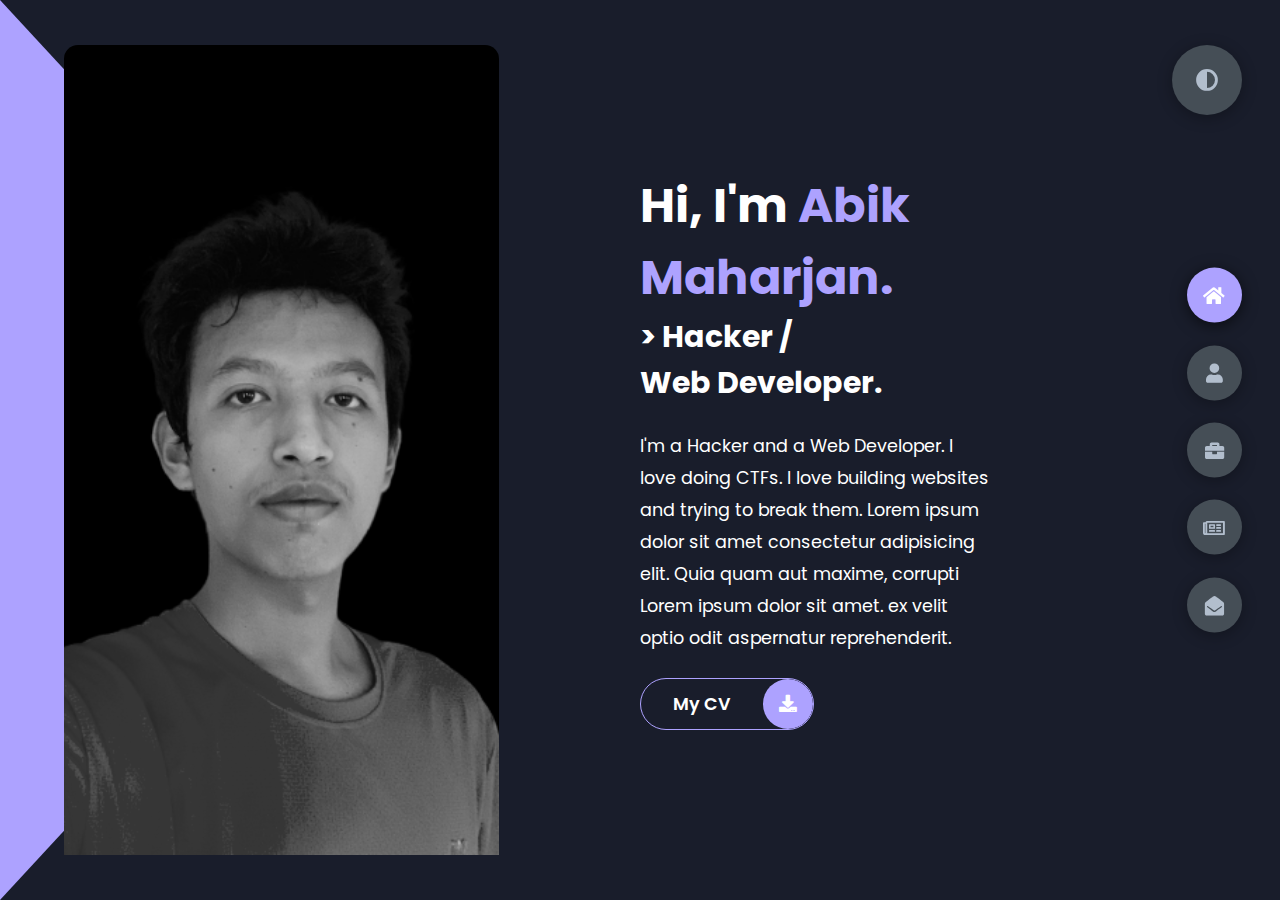
<file: portfolio_1/index.html>
<!DOCTYPE html>
<html lang="en">
<head>
    <meta charset="UTF-8">
    <meta http-equiv="X-UA-Compatible" content="IE=edge">
    <meta name="viewport" content="width=device-width, initial-scale=1.0">
    <title>Abik</title>
    <link rel="stylesheet" href="assets/styles/styles.css">
    <link rel="preconnect" href="https://fonts.googleapis.com">
    <link rel="preconnect" href="https://fonts.gstatic.com" crossorigin>
    <link rel="stylesheet" href="https://cdnjs.cloudflare.com/ajax/libs/font-awesome/5.15.4/css/all.min.css" integrity="sha512-1ycn6IcaQQ40/MKBW2W4Rhis/DbILU74C1vSrLJxCq57o941Ym01SwNsOMqvEBFlcgUa6xLiPY/NS5R+E6ztJQ==" crossorigin="anonymous" referrerpolicy="no-referrer" />
    <link href="https://fonts.googleapis.com/css2?family=Poppins:wght@400;500;600;700;800&display=swap" rel="stylesheet">
    <link rel="icon" type="image/x-icon" href="/assets/img/favicon.ico">
</head>
<body class="main-content">
    <header class="container header active" id="home">
        <div class="header-content">
            <div class="left-header">
                <div class="h-shape"></div>
                <div class="image">
                    <img src="assets/img/me.png" alt="">
                </div>
            </div>
            <div class="right-header">
                <h1 class="name">
                    Hi, I'm <span>Abik Maharjan.</span><br>
                    <div class="small-h1-font">> Hacker / Web&nbsp;Developer.</div>
                </h1>
                <p>
                    I'm a Hacker and a Web Developer. I love doing CTFs. I love building websites and trying to break them.
                    Lorem ipsum dolor sit amet consectetur adipisicing elit. Quia quam aut maxime, 
                    corrupti Lorem ipsum dolor sit amet. ex velit optio odit aspernatur reprehenderit.
                </p>
                <div class="btn-con">
                    <a href="CV.pdf" class="main-btn">
                        <span class="btn-text">My CV</span>
                        <span class="btn-icon"><i class="fas fa-download"></i></span>
                    </a>
                </div>
            </div>
        </div>
    </header>
    <main>
        <section class="container about" id="about">
            <div class="main-title">
                <h2>About <span>me</span></h2>
            </div>
            <div class="about-container">
                <div class="left-about">
                    <h4>Information About me</h4>
                    <p>
                        With more than 15 projects completed, I have confidence in my 
                        ability to create a product as needed by the customer. I have more than 
                        2 years of experience which makes me able to handle obstacles seamlessly.
                         <br /> <br /> La musica
                        delectus dolore fugiat exercitationem a, 
                        ipsum quidem quo enim natus accusamus labore dolores nam. Unde.
                        Lorem ipsum dolor sit amet consectetur, adipisicing elit. 
                        Harum non necessitatibus deleniti eum soluta.
                    </p>
                    <div class="btn-con">
                        <a href="CV.pdf" class="main-btn">
                            <span class="btn-text">My CV</span>
                            <span class="btn-icon"><i class="fas fa-download"></i></span>
                        </a>
                    </div>
                </div>
                <div class="right-about">
                    <div class="about-item">
                        <div class="abt-text">
                            <p class="large-text">15+</p>
                            <p class="small-text">Projects <br /> Completed</p>
                        </div>
                    </div>
                    <div class="about-item">
                        <div class="abt-text">
                            <p class="large-text">2+</p>
                            <p class="small-text">Years of <br /> experience</p>
                        </div>
                    </div>
                </div>
            </div>
            <div class="about-stats">
                <h4 class="stat-title">My Skills</h4>
                <div class="progress-bars">
                    <div class="progress-bar">
                        <p class="prog-title">html5</p>
                        <div class="progress-con">
                            <p class="prog-text">80%</p>
                            <div class="progress">
                                <span class="html"></span>
                            </div>
                        </div>
                    </div>
                    <div class="progress-bar">
                        <p class="prog-title">css3</p>
                        <div class="progress-con">
                            <p class="prog-text">95%</p>
                            <div class="progress">
                                <span class="css"></span>
                            </div>
                        </div>
                    </div>
                    <div class="progress-bar">
                        <p class="prog-title">javascript</p>
                        <div class="progress-con">
                            <p class="prog-text">30%</p>
                            <div class="progress">
                                <span class="js"></span>
                            </div>
                        </div>
                    </div>
                    <div class="progress-bar">
                        <p class="prog-title">Golang</p>
                        <div class="progress-con">
                            <p class="prog-text">40%</p>
                            <div class="progress">
                                <span class="golang"></span>
                            </div>
                        </div>
                    </div>
                    <div class="progress-bar">
                        <p class="prog-title">C++</p>
                        <div class="progress-con">
                            <p class="prog-text">50%</p>
                            <div class="progress">
                                <span class="cpp"></span>
                            </div>
                        </div>
                    </div>
                    <div class="progress-bar">
                        <p class="prog-title">Python</p>
                        <div class="progress-con">
                            <p class="prog-text">70%</p>
                            <div class="progress">
                                <span class="python"></span>
                            </div>
                        </div>
                    </div>
                </div>
            </div>
            
        </section>
        <section class="container" id="portfolio">
            <div class="main-title">
                <h2>My <span>Portfolio</span></h2>
            </div>
            <p class="port-text">
                Some of my Project Works.
            </p>
            <div class="portfolios">
                <div class="portfolio-item">
                    <div class="image">
                        <img src="assets/img/coil.jpg" alt="Coil">
                    </div>
                    <div class="hover-items">
                        <h3>Project Source</h3>
                        <div class="icons">
                            <a href="https://github.com/NickName-AM/HTML.CSS" class="icon" target="_blank">
                                <i class="fab fa-github"></i>
                            </a>
                            <a href="https://unsplash.com/photos/7AOw30bGLb0">
                                <i class="source-img">Image</i>
                            </a>
                        </div>
                    </div>
                </div>
                <div class="portfolio-item">
                    <div class="image">
                        <img src="assets/img/abik-peravan.jpg" alt="https://unsplash.com/photos/EeG2dvPX5uo">
                    </div>
                    <div class="hover-items">
                        <h3>Project Source</h3>
                        <div class="icons">
                            <a href="https://github.com/NickName-AM/bloggy" class="icon" target="_blank">
                                <i class="fab fa-github"></i>
                            </a>
                            <a href="https://unsplash.com/photos/EeG2dvPX5uo">
                                <i class="source-img">Image</i>
                            </a>
                        </div>
                    </div>
                </div>
                <div class="portfolio-item">
                    <div class="image">
                        <img src="assets/img/mountain.jpg" alt="https://unsplash.com/photos/3szSK-40AWM">
                    </div>
                    <div class="hover-items">
                        <h3>Project Source</h3>
                        <div class="icons">
                            <a href="https://github.com/NickName-AM/kinbech" class="icon" target="_blank">
                                <i class="fab fa-github"></i>
                            </a>
                            <a href="https://unsplash.com/photos/3szSK-40AWM">
                                <i class="source-img">Image</i>
                            </a>
                        </div>
                    </div>
                </div>
                <div class="portfolio-item">
                    <div class="image">
                        <img src="assets/img/struct.jpg" alt="https://unsplash.com/photos/iYZpQ8pTYYk">
                    </div>
                    <div class="hover-items">
                        <h3>Project Source</h3>
                        <div class="icons">
                            <a href="https://github.com/NickName-AM/misc_tools" class="icon" target="_blank">
                                <i class="fab fa-github"></i>
                            </a>
                            <a href="https://unsplash.com/photos/iYZpQ8pTYYk">
                                <i class="source-img">Image</i>
                            </a>
                        </div>
                    </div>
                </div>
                <div class="portfolio-item">
                    <div class="image">
                        <img src="assets/img/abs_mntn.jpg" alt="https://unsplash.com/photos/fu7pSuUa2PE">
                    </div>
                    <div class="hover-items">
                        <h3>Project Source</h3>
                        <div class="icons">
                            <a href="https://github.com/NickName-AM/GoFiles" class="icon" target="_blank">
                                <i class="fab fa-github"></i>
                            </a>
                            <a href="https://unsplash.com/photos/fu7pSuUa2PE">
                                <i class="source-img">Image</i>
                            </a>
                        </div>
                    </div>
                </div>
                <div class="portfolio-item">
                    <div class="image">
                        <img src="assets/img/struct.jpg" alt="https://unsplash.com/photos/O1a7pN2MKpM">
                    </div>
                    <div class="hover-items">
                        <h3>Project Source</h3>
                        <div class="icons">
                            <a href="https://github.com/NickName-AM/PyFiles" class="icon" target="_blank">
                                <i class="fab fa-github"></i>
                            </a>
                            <a href="https://unsplash.com/photos/O1a7pN2MKpM">
                                <i class="source-img">Image</i>
                            </a>
                        </div>
                    </div>
                </div>
                <div class="portfolio-item">
                    <div class="image">
                        <img src="assets/img/himg.jpg" alt="https://unsplash.com/photos/mLmO3rlgHuQ">
                    </div>
                    <div class="hover-items">
                        <h3>Project Source</h3>
                        <div class="icons">
                            <a href="https://github.com/NickName-AM/hangman" class="icon" target="_blank">
                                <i class="fab fa-github"></i>
                            </a>
                            <a href="https://unsplash.com/photos/mLmO3rlgHuQ">
                                <i class="source-img">Image</i>
                            </a>
                        </div>
                    </div>
                </div>
            </div>
        </section>
        <section class="container" id="blogs">
            <div class="blogs-content">
                <div class="main-title">
                    <h2>My <span>Blogs</span></h2>
                </div>
                <div class="blogs">
                    <div class="blog">
                        <a href="https://systemweakness.com/tryhackme-pickle-rick-6bf2f631a762" target="_blank">
                        <img src="assets/img/blog0.jpg" alt="https://unsplash.com/photos/MYRm4rbDtP8">
                        <div class="blog-text">
                            <h4>
                                Pickle Rick
                            </h4>
                            <p>
                                Lorem ipsum dolor sit amet, consectetur adipisicing elit. 
                                Eos officia ea enim possimus consequatur corrupti?
                            </p>
                        </div>
                        </a>
                    </div>
                    
                
                    <div class="blog">
                        <a href="https://systemweakness.com/tryhackme-brooklyn-nine-nine-37a14edf2d62" target="_blank">
                        <img src="assets/img/blog1.jpg" alt="https://unsplash.com/photos/f5Yza7V7pD0">
                        <div class="blog-text">
                            <h4>
                                Brooklyn Nine Nine
                            </h4>
                            <p>
                                Lorem ipsum dolor sit amet, consectetur adipisicing elit. 
                                Eos officia ea enim possimus consequatur corrupti?
                            </p>
                        </div>
                        </a>
                    </div>
                    <div class="blog">
                        <a href="https://systemweakness.com/tryhackme-corridor-861e55ed403f" target="_blank">
                        <img src="assets/img/blog5.jpg" alt="https://unsplash.com/photos/eP-d0Ja7pcs">
                        <div class="blog-text">
                            <h4>
                                Corridor
                            </h4>
                            <p>
                                Lorem ipsum dolor sit amet, consectetur adipisicing elit. 
                                Eos officia ea enim possimus consequatur corrupti?
                            </p>
                        </div>
                        </a>
                    </div>
                    <div class="blog">
                        <a href="https://systemweakness.com/tryhackme-library-3b5caf15a69c" target="_blank">
                        <img src="assets/img/blog3.jpg" alt="https://unsplash.com/photos/FPgy31ESsug">
                        <div class="blog-text">
                            <h4>
                                Library
                            </h4>
                            <p>
                                Lorem ipsum dolor sit amet, consectetur adipisicing elit. 
                                Eos officia ea enim possimus consequatur corrupti?
                            </p>
                        </div>
                        </a>
                    </div>
                    <div class="blog">
                        <a href="https://systemweakness.com/tryhackme-mindgames-4413e6c90bfe" target="_blank">
                        <img src="assets/img/blog4.jpg" alt="https://unsplash.com/photos/uV5n4TrFs8M">
                        <div class="blog-text">
                            <h4>
                                Mindgames
                            </h4>
                            <p>
                                Lorem ipsum dolor sit amet, consectetur adipisicing elit.
                                 Eos officia ea enim possimus consequatur corrupti?
                            </p>
                        </div>
                        </a>
                    </div>
                    <div class="blog">
                        <a href="https://systemweakness.com/tryhackme-surfer-91304e5a350e" target="_blank">
                        <img src="assets/img/blog2.jpg" alt="https://unsplash.com/photos/V6iOLYttBJo">
                        <div class="blog-text">
                            <h4>
                                Surfer
                            </h4>
                            <p>
                                Lorem ipsum dolor sit amet, consectetur adipisicing elit. 
                                Eos officia ea enim possimus consequatur corrupti?
                            </p>
                        </div>
                        </a>
                    </div>
                </div>
            </div>
        </section>
        <section class="container contact" id="contact">
            <div class="contact-container">
                <div class="main-title">
                    <h2>Contact <span>Me</span></h2>
                </div>
                <div class="contact-content-con">
                    <div class="left-contact">
                        <h4>Contact me here</h4>
                        <p>
                            Lorem ipsum dolor sit amet, consectetur adipisicing elit. 
                            Eos officia ea enim possimus consequatur corrupti?
                        </p>
                        <div class="contact-info">
                            <div class="contact-item">
                                <div class="icon">
                                    <i class="fas fa-map-marker-alt"></i>
                                    <span>Location:</span>
                                </div>
                                <p>
                                    Nepal
                                </p>
                            </div>
                            <div class="contact-item">
                                <div class="icon">
                                    <i class="fas fa-envelope"></i>
                                    <span>Email:</span>
                                </div>
                                <p>
                                     <span id="emailcopy">maharjanebik061@gmail.com</span>
                                </p>
                            </div>
                            <div class="contact-item">
                                <div class="icon">
                                    <i class="fas fa-user-graduate"></i>
                                    <span>Education:</span>
                                </div>
                                <p>
                                    <span>Nagarjuna College of IT</span>
                                </p>
                            </div>
                            <div class="contact-item">
                                <div class="icon">
                                    <i class="fas fa-globe-africa"></i>
                                    <span>Languages:</span>
                                </div>
                                <p>
                                    <span>Newari, Nepali, English</span>
                                </p>
                            </div>
                        </div>
                        <div class="contact-icons">
                            <div class="contact-icon">
                                <a href="https://twitter.com/Ebik_M" target="_blank">
                                    <i class="fab fa-twitter"></i>
                                </a>
                                <a href="https://github.com/NickName-AM" target="_blank">
                                    <i class="fab fa-github"></i>
                                </a>
                                <a href="https://vinick.medium.com" target="_blank">
                                    <i class="fab fa-medium"></i>
                                </a>
                                <a href="https://tryhackme.com/p/Vin.n00b">
                                    <i class="fas fa-tenge"></i>
                                </a>
                            </div>
                        </div>
                    </div>
                    <div class="right-contact">
                        <form class="contact-form">
                            <div class="input-control i-c-2">
                                <input type="text" required placeholder="Your Name">
                                <input type="email" required placeholder="Your E-mail">
                            </div>
                            <div class="input-control">
                                <input type="text" required placeholder="Subject">
                            </div>
                            <div class="input-control">
                                <textarea name="" id="" cols="15" rows="8" placeholder="Your Message"></textarea>
                            </div>
                            <div style="text-align: right;">
                                <input type="submit" value="Send" class="msg-btn">
                            </div>
                            <div class="submit-btn">
                                <a href="CV.pdf" class="main-btn">
                                    <span class="btn-text">My CV</span>
                                    <span class="btn-icon"><i class="fas fa-download"></i></span>
                                </a>
                            </div>    
                        </form>
                    </div>
                </div>
            </div>
        </section>
    </main>

    <div class="controls">
        <div class="control active-btn" data-id="home" >
            <i class="fas fa-home"></i>
        </div>
        <div class="control" data-id="about">
            <i class="fas fa-user"></i>
        </div>
        <div class="control" data-id="portfolio">
            <i class="fas fa-briefcase"></i>
        </div>
        <div class="control" data-id="blogs">
            <i class="far fa-newspaper"></i>
        </div>
        <div class="control" data-id="contact">
            <i class="fas fa-envelope-open"></i>
        </div>
    </div>
    <div class="theme-btn">
        <i class="fas fa-adjust"></i>
    </div>
    <script src="assets/js/app.js"></script>
</body>
</html>
</file>
<file: portfolio_1/assets/styles/styles.css>
* {
  margin: 0;
  padding: 0;
  box-sizing: border-box;
  list-style: none;
}

:root {
  --color-primary: #191d2b;
  --color-secondary: #ADA2FF;
  --color-white: #FFFFFF;
  --color-black: #000;
  --color-grey0: #f8f8f8;
  --color-grey-1: #dbe1e8;
  --color-grey-2: #b2becd;
  --color-grey-3: #6c7983;
  --color-grey-4: #454e56;
  --color-grey-5: #2a2e35;
  --color-grey-6: #12181b;
  --br-sm-2: 14px;
  --box-shadow-1: 0 3px 15px rgba(0,0,0,.3);
}

.light-mode {
  --color-primary: #FFFFFF;
  --color-secondary: #FA7070;
  --color-white: #454e56;
  --color-black: #000;
  --color-grey0: #f8f8f8;
  --color-grey-1: #6c7983;
  --color-grey-2: #6c7983;
  --color-grey-3: #6c7983;
  --color-grey-4: #454e56;
  --color-grey-5: #f8f8f8;
  --color-grey-6: #12181b;
}

body {
  background-color: var(--color-primary);
  font-family: "Poppins", sans-serif;
  font-size: 1.1rem;
  color: var(--color-white);
  transition: all 0.4s ease-in-out;
}

a {
  display: inline-block;
  text-decoration: none;
  color: inherit;
  font-family: inherit;
}

header {
  min-height: 100vh;
  color: var(--color-white);
  overflow: hidden;
  padding: 0 !important;
}

section {
  min-height: 100vh;
  width: 100%;
  position: absolute;
  left: 0;
  top: 0;
  padding: 3rem 18rem;
}

.container {
  display: none;
  transform: translateY(-100%) scale(0);
  transition: all 0.4s ease-in-out;
  background-color: var(--color-primary);
}

.active {
  display: block;
  -webkit-animation: appear 1s ease-in-out;
          animation: appear 1s ease-in-out;
  transform: translateY(0) scaleY(1);
}
@-webkit-keyframes appear {
  0% {
    transform: translateY(-100%) scaleY(0);
  }
  100% {
    transform: translateY(0) scaleY(1);
  }
}
@keyframes appear {
  0% {
    transform: translateY(-100%) scaleY(0);
  }
  100% {
    transform: translateY(0) scaleY(1);
  }
}

.controls {
  position: fixed;
  z-index: 10;
  top: 50%;
  right: 3%;
  display: flex;
  flex-direction: column;
  align-items: center;
  justify-content: center;
  transform: translateY(-50%);
}
.controls .control {
  padding: 1rem;
  cursor: pointer;
  background-color: var(--color-grey-4);
  width: 55px;
  height: 55px;
  border-radius: 50%;
  display: flex;
  justify-content: center;
  align-items: center;
  margin: 0.7rem 0;
  box-shadow: var(--box-shadow-1);
}
.controls .control i {
  font-size: 1.2rem;
  color: var(--color-grey-2);
  pointer-events: none;
}
.controls .active-btn {
  background-color: var(--color-secondary);
  box-shadow: 0 3px 15px rgba(0, 0, 0, 0.6);
  transition: all 0.4s ease-in-out;
}
.controls .active-btn i {
  color: var(--color-white);
}

.theme-btn {
  top: 5%;
  right: 3%;
  width: 70px;
  height: 70px;
  border-radius: 50%;
  background-color: var(--color-grey-4);
  cursor: pointer;
  position: fixed;
  display: flex;
  justify-content: center;
  align-items: center;
  box-shadow: 0 3px 15px rgba(0, 0, 0, 0.3);
  transition: all 0.1s ease-in-out;
}
.theme-btn:active {
  transform: translateY(-3px);
}
.theme-btn i {
  font-size: 1.4rem;
  color: var(--color-grey-2);
  pointer-events: none;
}

/*Header-content*/
.header-content {
  display: grid;
  grid-template-columns: repeat(2, 1fr);
  min-height: 100vh;
}
.header-content .left-header {
  display: flex;
  align-items: center;
  position: relative;
}
.header-content .left-header .h-shape {
  transition: all 0.4s ease-in-out;
  width: 65%;
  height: 100%;
  background-color: var(--color-secondary);
  position: absolute;
  left: 0;
  top: 0;
  z-index: -1;
  -webkit-clip-path: polygon(0 0, 0 0, 100% 50%, 0% 100%);
          clip-path: polygon(0 0, 0 0, 100% 50%, 0% 100%);
}
.header-content .left-header .image {
  border-radius: var(--br-sm-2);
  height: 90%;
  width: 68%;
  margin-left: 4rem;
  background-color: var(--color-black);
  transition: all 0.4s ease-in-out;
}
.header-content .left-header .image img {
  width: 100%;
  height: 100%;
  -o-object-fit: cover;
     object-fit: cover;
  transition: all 0.4s ease-in-out;
  filter: grayscale(100%);
}
.header-content .left-header .image img:hover {
  filter: grayscale(40%);
}
.header-content .right-header {
  display: flex;
  flex-direction: column;
  justify-content: center;
  padding-right: 18rem;
}
.header-content .right-header .name {
  font-size: 3rem;
}
.header-content .right-header .name span {
  color: var(--color-secondary);
}
.header-content .right-header p {
  margin: 1.5rem 0;
  line-height: 2rem;
}

/*About*/
.about-container {
  display: grid;
  grid-template-columns: repeat(2, 1fr);
  padding-top: 3.5rem;
  padding-bottom: 5rem;
}
.about-container .right-about {
  display: grid;
  grid-template-columns: repeat(1, 1fr);
  grid-gap: 2rem;
}
.about-container .right-about .about-item {
  border: 1px solid var(--color-grey-5);
  border-radius: 5px;
  transition: all 0.4s ease-in-out;
  box-shadow: 1px 2px 15px rgba(0, 0, 0, 0.1);
}
.about-container .right-about .about-item:hover {
  cursor: default;
  transform: translateY(-5px);
  border: 1px solid var(--color-secondary);
  box-shadow: 1px 4px 15px rgba(0, 0, 0, 0.32);
}
.about-container .right-about .about-item .abt-text {
  padding: 1.5rem;
  display: flex;
  flex-direction: column;
}
.about-container .right-about .about-item .abt-text .large-text {
  font-size: 3rem;
  font-weight: 700;
  color: var(--color-secondary);
}
.about-container .right-about .about-item .abt-text .small-text {
  padding-left: 3rem;
  position: relative;
  text-transform: uppercase;
  font-size: 1.2rem;
  color: var(--color-grey-1);
  letter-spacing: 2px;
}
.about-container .right-about .about-item .abt-text .small-text::before {
  content: "";
  position: absolute;
  left: 0;
  top: 15px;
  width: 2rem;
  height: 2px;
  background-color: var(--color-grey-5);
}
.about-container .left-about {
  padding-right: 5rem;
}
.about-container .left-about p {
  line-height: 2rem;
  padding: 1rem;
  color: var(--color-grey-1);
}
.about-container .left-about h4 {
  font-size: 2rem;
  text-transform: uppercase;
}

.about-stats {
  padding-bottom: 4rem;
}
.about-stats .progress-bars {
  display: grid;
  grid-template-columns: repeat(2, 1fr);
  grid-gap: 2rem;
}
.about-stats .progress-bars .progress-bar {
  display: flex;
  flex-direction: column;
}
.about-stats .progress-bars .progress-bar .prog-title {
  text-transform: uppercase;
  font-weight: 500;
}
.about-stats .progress-bars .progress-bar .progress-con {
  display: flex;
  align-items: center;
}
.about-stats .progress-bars .progress-bar .progress-con .prog-text {
  color: var(--color-grey-2);
}
.about-stats .progress-bars .progress-bar .progress-con .progress {
  width: 100%;
  height: 0.45rem;
  background-color: var(--color-grey-4);
  margin-left: 1rem;
  position: relative;
}
.about-stats .progress-bars .progress-bar .progress-con .progress span {
  position: absolute;
  top: 0;
  left: 0;
  height: 100%;
  background-color: var(--color-secondary);
  transition: all 0.4s ease-in-out;
  width: 60%;
}
.about-stats .progress-bars .progress-bar .progress-con .progress .html {
  width: 80%;
}
.about-stats .progress-bars .progress-bar .progress-con .progress .css {
  width: 95%;
}
.about-stats .progress-bars .progress-bar .progress-con .progress .js {
  width: 30%;
}
.about-stats .progress-bars .progress-bar .progress-con .progress .golang {
  width: 40%;
}
.about-stats .progress-bars .progress-bar .progress-con .progress .cpp {
  width: 50%;
}
.about-stats .progress-bars .progress-bar .progress-con .progress .python {
  width: 70%;
}

.stat-title {
  text-transform: uppercase;
  font-size: 1.4rem;
  text-align: center;
  padding: 3.5rem 0;
  position: relative;
}
.stat-title::before {
  content: "";
  position: absolute;
  left: 50%;
  top: 0;
  width: 40%;
  height: 1px;
  background-color: var(--color-grey-5);
  transform: translateX(-50%);
}

.port-text {
  padding: 2rem 0;
  text-align: center;
}

.portfolios {
  display: grid;
  grid-template-columns: repeat(3, 1fr);
  grid-gap: 2rem;
  margin-top: 3rem;
}
.portfolios .portfolio-item {
  position: relative;
  border-radius: 15px;
}
.portfolios .portfolio-item img {
  width: 100%;
  height: 300px;
  -o-object-fit: cover;
     object-fit: cover;
  border-radius: 15px;
}
.portfolios .portfolio-item .hover-items {
  width: 100%;
  height: 100%;
  background-color: var(--color-secondary);
  position: absolute;
  left: 0;
  top: 0;
  border-radius: 15px;
  display: flex;
  justify-content: center;
  align-items: center;
  flex-direction: column;
  opacity: 0;
  transform: scale(0);
  transition: all 0.4s ease-in-out;
}
.portfolios .portfolio-item .hover-items h3 {
  font-size: 1.5rem;
  color: var(--color-white);
  margin-bottom: 1.5rem;
}
.portfolios .portfolio-item .hover-items .icons {
  display: flex;
  justify-content: center;
  align-items: center;
}
.portfolios .portfolio-item .hover-items .icons .icon {
  background-color: var(--color-primary);
  border-radius: 50%;
  width: 50px;
  height: 50px;
  display: flex;
  align-items: center;
  justify-content: center;
  margin: 0 1rem;
  cursor: pointer;
  transition: all 0.4s ease-in-out;
}
.portfolios .portfolio-item .hover-items .icons .icon i {
  font-size: 1.5rem;
  color: var(--color-white);
  margin: 0 1rem;
}
.portfolios .portfolio-item .hover-items .icons .icon:hover {
  background-color: var(--color-white);
}
.portfolios .portfolio-item .hover-items .icons .icon:hover i {
  color: var(--color-primary);
}

.portfolio-item:hover .hover-items {
  opacity: 1;
  transform: scale(1);
}

.blogs {
  display: grid;
  grid-template-columns: repeat(3, 1fr);
  grid-gap: 2rem;
  margin-top: 3rem;
}
.blogs .blog {
  position: relative;
  background-color: var(--color-grey-5);
  border-radius: 5px;
  box-shadow: 1px 1px 20px rgba(0, 0, 0, 0.1);
  transition: all 0.4s ease-in-out;
}
.blogs .blog:hover {
  box-shadow: 1px 1px 20px rgba(0, 0, 0, 0.3);
  transform: translateY(-5px);
  transition: all 0.4s ease-in-out;
}
.blogs .blog:hover img {
  filter: grayscale(0);
  transform: scale(1.1);
  box-shadow: 0px 4px 15px rgba(0, 0, 0, 0.8);
}
.blogs .blog img {
  width: 100%;
  height: 300px;
  -o-object-fit: cover;
     object-fit: cover;
  border-top-left-radius: 5px;
  border-top-right-radius: 5px;
  filter: grayscale(100%);
  transition: all 0.4s ease-in-out;
}
.blogs .blog .blog-text {
  margin-top: -7px;
  padding: 1.1rem;
  border-top: 8px solid var(--color-secondary);
}
.blogs .blog .blog-text h4 {
  font-size: 1.5rem;
  margin-bottom: 0.7rem;
  transition: all 0.4s ease-in-out;
  cursor: pointer;
}
.blogs .blog .blog-text h4:hover {
  color: var(--color-secondary);
}
.blogs .blog .blog-text p {
  color: var(--color-grey-2);
  line-height: 2rem;
  padding-bottom: 1rem;
}

.contact-content-con {
  display: flex;
  padding-top: 3.5rem;
}
.contact-content-con .left-contact {
  flex: 2;
}
.contact-content-con .left-contact h4 {
  margin-top: 1rem;
  font-size: 2rem;
  text-transform: uppercase;
}
.contact-content-con .left-contact p {
  margin: 1rem 0;
  line-height: 2rem;
}
.contact-content-con .left-contact .contact-info .contact-item {
  display: flex;
  align-items: center;
  justify-content: space-between;
}
.contact-content-con .left-contact .contact-info .contact-item p {
  margin: 0.3rem 0 !important;
  padding: 0 !important;
}
.contact-content-con .left-contact .contact-info .contact-item .icon {
  display: grid;
  grid-template-columns: 40px 1fr;
}
.contact-content-con .left-contact .contact-info .contact-item .icon i {
  display: flex;
  align-items: center;
  font-size: 1.3rem;
}
.contact-content-con .left-contact .contact-icon {
  display: flex;
  margin-top: 2rem;
}
.contact-content-con .left-contact .contact-icon a {
  display: flex;
  align-items: center;
  color: var(--color-white);
  background-color: var(--color-grey-5);
  cursor: pointer;
  justify-content: center;
  width: 50px;
  height: 50px;
  border-radius: 50%;
  margin: 0 0.4rem;
  transition: all 0.4s ease-in-out;
}
.contact-content-con .left-contact .contact-icon a:hover {
  background-color: var(--color-secondary);
}
.contact-content-con .left-contact .contact-icon a:hover i {
  color: var(--color-primary);
}
.contact-content-con .left-contact .contact-icon a i {
  display: flex;
  align-items: center;
  justify-content: center;
  font-size: 1.3rem;
}
.contact-content-con .right-contact {
  flex: 3;
  margin-left: 3rem;
}
.contact-content-con .right-contact .input-control {
  margin: 1.5rem 0;
}
.contact-content-con .right-contact .input-control input, .contact-content-con .right-contact .input-control textarea {
  border-radius: 30px;
  font-weight: inherit;
  font-size: inherit;
  font-family: inherit;
  padding: 0.8rem 1.1rem;
  outline: none;
  border: none;
  background-color: var(--color-grey-5);
  width: 100%;
  color: var(--color-white);
  resize: none;
}
.contact-content-con .right-contact .i-c-2 {
  display: flex;
}
.contact-content-con .right-contact .i-c-2 :last-child {
  margin-left: 1.5rem;
}
.contact-content-con .right-contact .submit-btn {
  display: flex;
  justify-content: flex-start;
}

/*Independed components*/
.btn-con {
  display: flex;
  align-self: flex-start;
}

.main-btn {
  border-radius: 30px;
  color: inherit;
  font-weight: 600;
  position: relative;
  border: 1px solid var(--color-secondary);
  display: flex;
  align-self: flex-start;
  align-items: center;
  overflow: hidden;
}
.main-btn .btn-text {
  padding: 0 2rem;
}
.main-btn .btn-icon {
  background-color: var(--color-secondary);
  display: flex;
  align-items: center;
  justify-content: center;
  border-radius: 50%;
  padding: 1rem;
}
.main-btn::before {
  content: "";
  position: absolute;
  top: 0;
  right: 0;
  transform: translateX(100%);
  z-index: -1;
  transition: all 0.6s ease-in-out;
}
.main-btn:hover::before {
  width: 100%;
  height: 100%;
  background-color: var(--color-secondary);
  transform: translateX(-101%);
}

.main-title {
  text-align: center;
}
.main-title h2 {
  position: relative;
  text-transform: uppercase;
  font-size: 4rem;
  font-weight: 700;
}
.main-title h2 span {
  color: var(--color-secondary);
}
.main-title h2 .bg-text {
  position: absolute;
  top: 50%;
  left: 50%;
  color: var(--color-grey-5);
  transition: all 0.4s ease-in-out;
  z-index: -1;
  transform: translate(-50%, -50%);
  font-weight: 800;
  font-size: 6.3rem;
}

.small-h1-font {
  font-size: 30px;
}

.msg-btn {
  font-size: 18px;
  font-weight: bold;
  width: 100px;
  height: 40px;
  margin-bottom: 30px;
  background-color: transparent;
  color: var(--color-white);
  border: solid var(--color-secondary) 1px;
  border-radius: var(--br-sm-2);
  transition: all 0.3s ease-in-out;
}
.msg-btn:hover {
  background-color: var(--color-secondary);
  transform: translateX(0);
}

#emailcopy {
  text-align: right;
}
#emailcopy:hover {
  cursor: pointer;
}

.source-img {
  background-color: var(--color-primary);
  padding: 10px;
  font-weight: 500;
  font-style: normal;
  border-radius: 14px;
  transition: all 0.4s ease-out;
}
.source-img:hover {
  color: var(--color-primary);
  background-color: var(--color-white);
}

.about-container .left-about p {
  padding-left: 0;
}

@media screen and (max-width: 600px) {
  header {
    padding: 0 !important;
  }
  .theme-btn {
    width: 50px;
    height: 50px;
  }
  .header-content {
    grid-template-columns: repeat(1, 1fr);
    padding-bottom: 6rem;
  }
  .left-header .h-shape {
    display: none;
  }
  .right-header {
    grid-row: 1;
    padding-right: 0rem !important;
    width: 90%;
    margin: 0 auto;
  }
  .right-header .name {
    font-size: 2.5rem !important;
    text-align: center;
    padding-top: 3rem;
  }
  .header-content .left-header .image {
    margin: 0 auto;
    width: 90%;
  }
  .controls {
    top: auto;
    bottom: 0;
    flex-direction: row;
    justify-content: center;
    left: 50%;
    transform: translateX(-50%);
    width: 100%;
    background-color: var(--color-grey-5);
  }
  .controls .control {
    margin: 1rem 0.3rem;
  }
  .about-container {
    grid-template-columns: repeat(1, 1fr);
  }
  .about-container .right-about {
    grid-template-columns: repeat(1, 1fr);
    padding-top: 2.5rem;
  }
  .about-container .left-about {
    padding-right: 0;
  }
  .about-container .left-about p {
    padding-left: 0;
  }
  .timeline {
    grid-template-columns: repeat(1, 1fr);
    padding-bottom: 6rem;
  }
  .container {
    padding: 2rem 2.5rem !important;
  }
  .about-stats .progress-bars {
    grid-template-columns: repeat(1, 1fr);
  }
  .portfolios {
    grid-template-columns: repeat(1, 1fr);
    padding-bottom: 6rem;
    margin-top: 1rem;
  }
  .blogs {
    grid-template-columns: repeat(1, 1fr);
    padding-bottom: 6rem;
  }
  .contact-content-con {
    flex-direction: column;
  }
  .contact-content-con .right-contact {
    margin-left: 0;
    margin-top: 2.5rem;
  }
  .contact-content-con .right-contact .i-c-2 {
    flex-direction: column;
  }
  .contact-content-con .right-contact .i-c-2 :last-child {
    margin-left: 0;
    margin-top: 1.5rem;
  }
  .contact-content-con .right-contact {
    margin-bottom: 6rem;
  }
  .contact-item {
    flex-direction: column;
    margin: 1rem 0;
  }
  .contact-item p {
    font-size: 15px;
    color: var(--color-grey-2);
  }
  .contact-item span {
    font-size: 15px;
  }
  .contact-item .icon {
    grid-template-columns: 25px 1fr;
  }
  .main-title h2 {
    font-size: 2rem;
  }
  .main-title h2 span {
    font-size: 2.3rem;
  }
  .main-title h2 .bg-text {
    font-size: 2.3rem;
  }
}
@media screen and (max-width: 1432px) {
  .container {
    padding: 7rem 11rem;
  }
  .contact-content-con {
    flex-direction: column;
  }
  .contact-content-con .right-contact {
    margin-left: 0;
    margin-top: 2.5rem;
  }
  .contact-content-con .right-contact .i-c-2 {
    flex-direction: column;
  }
  .contact-content-con .right-contact .i-c-2 :last-child {
    margin-left: 0;
    margin-top: 1.5rem;
  }
  .contact-content-con .right-contact {
    margin-bottom: 6rem;
  }
  .main-title h2 .bg-text {
    font-size: 5.5rem;
  }
}
@media screen and (max-width: 1250px) {
  .blogs {
    grid-template-columns: repeat(2, 1fr);
    margin-top: 6rem;
  }
  .portfolios {
    grid-template-columns: repeat(2, 1fr);
  }
  .header-content .right-header {
    padding-right: 9rem;
  }
}
@media screen and (max-width: 660px) {
  .blogs {
    grid-template-columns: repeat(1, 1fr);
  }
  .portfolios {
    grid-template-columns: repeat(1, 1fr);
  }
}
@media screen and (max-width: 1070px) {
  .about-container {
    grid-template-columns: repeat(1, 1fr);
  }
  .about-container .right-about {
    padding-top: 2.5rem;
  }
  .main-title h2 {
    font-size: 4rem;
  }
  .main-title h2 span {
    font-size: 4rem;
  }
  .main-title h2 .bg-text {
    font-size: 4.5rem;
  }
}
@media screen and (max-width: 970px) {
  .container {
    padding: 7rem 6rem;
  }
  .about-container .left-about {
    padding-right: 0rem;
  }
  .header-content {
    grid-template-columns: repeat(1, 1fr);
    padding-bottom: 6rem;
  }
  .left-header .h-shape {
    display: none;
  }
  .left-header .image {
    width: 90% !important;
    margin: 0 auto !important;
  }
  .right-header {
    grid-row: 1;
    padding-right: 0rem !important;
    width: 90%;
    margin: 0 auto;
  }
  .right-header .name {
    font-size: 2.5rem !important;
    text-align: center;
    padding-top: 3rem;
  }
}
@media screen and (max-width: 700px) {
  .container {
    padding: 7rem 3rem;
  }
  .about-stats .progress-bars {
    grid-template-columns: repeat(1, 1fr);
  }
  .about-container .right-about {
    grid-template-columns: repeat(1, 1fr);
  }
  .timeline {
    grid-template-columns: repeat(1, 1fr);
  }
  .main-title h2 {
    font-size: 3rem;
  }
  .main-title h2 span {
    font-size: 3rem;
  }
  .main-title h2 .bg-text {
    font-size: 4rem;
  }
}/*# sourceMappingURL=styles.css.map */
</file>
